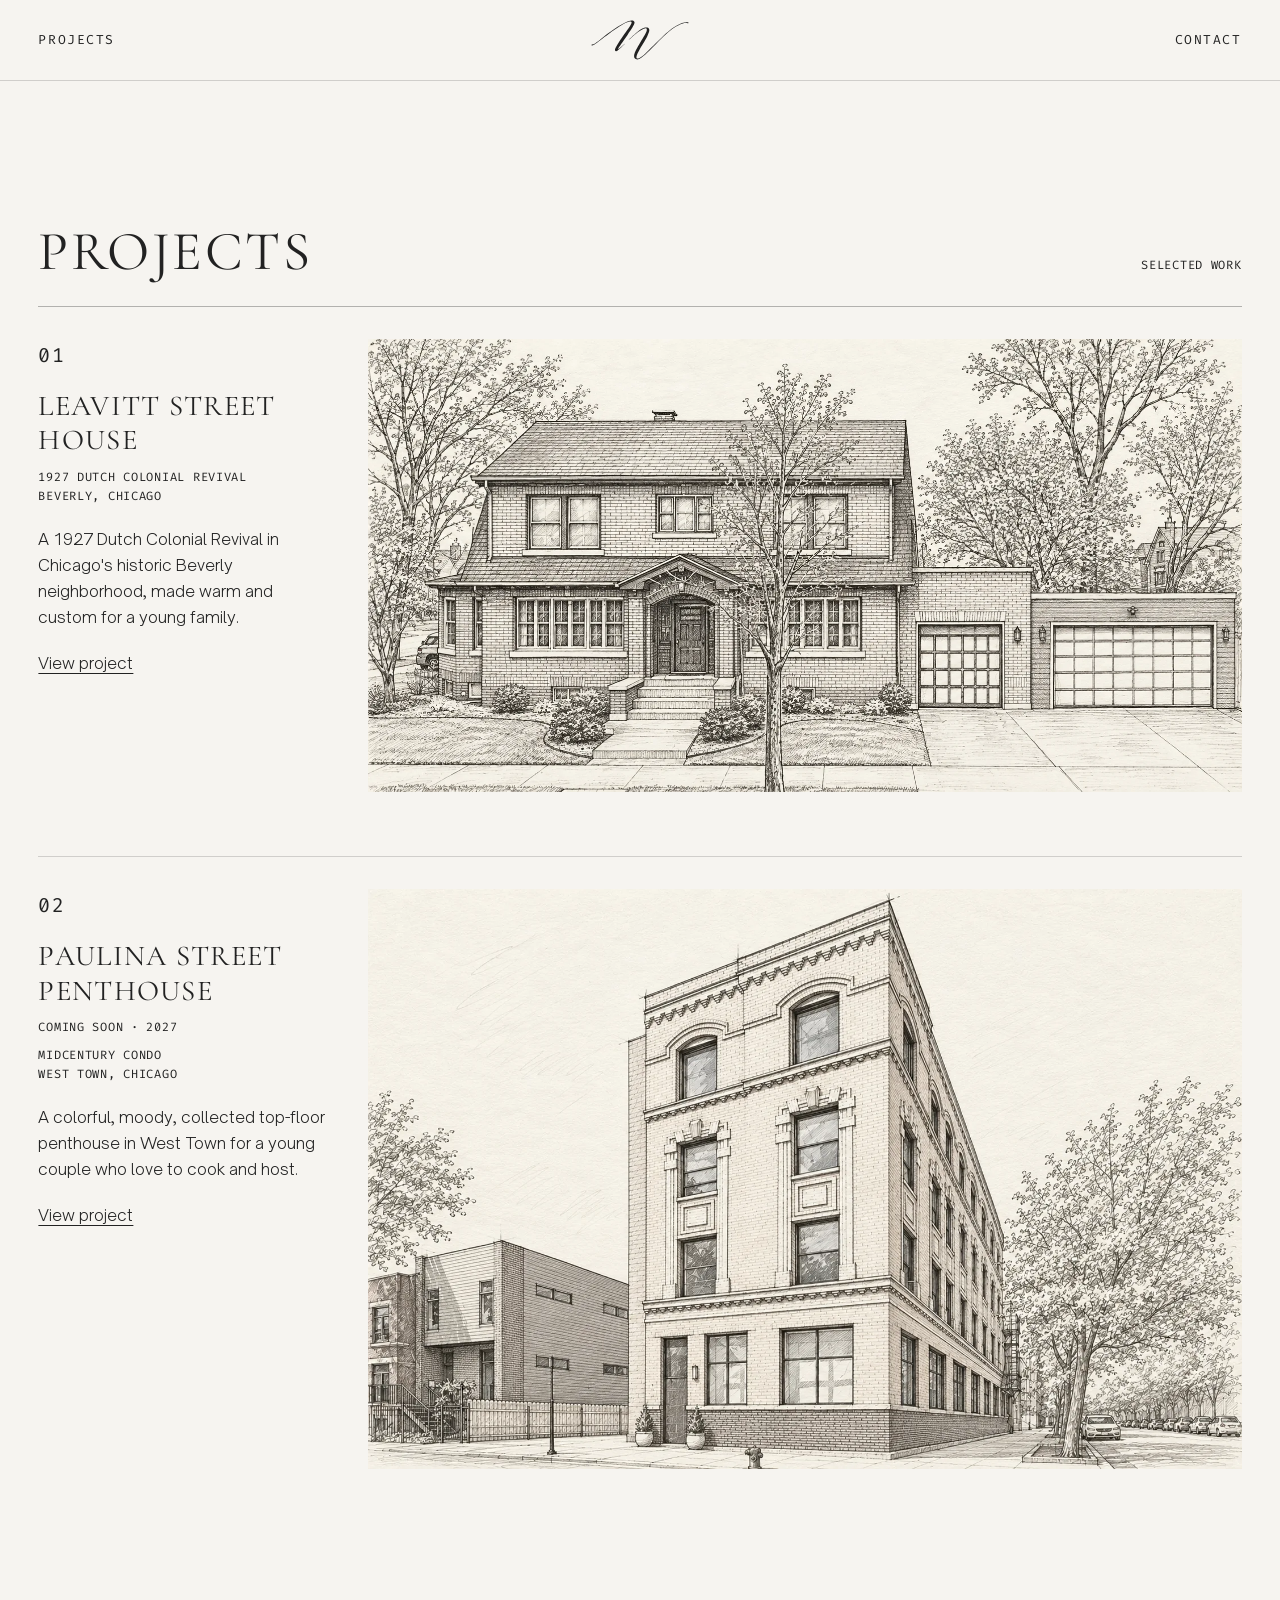
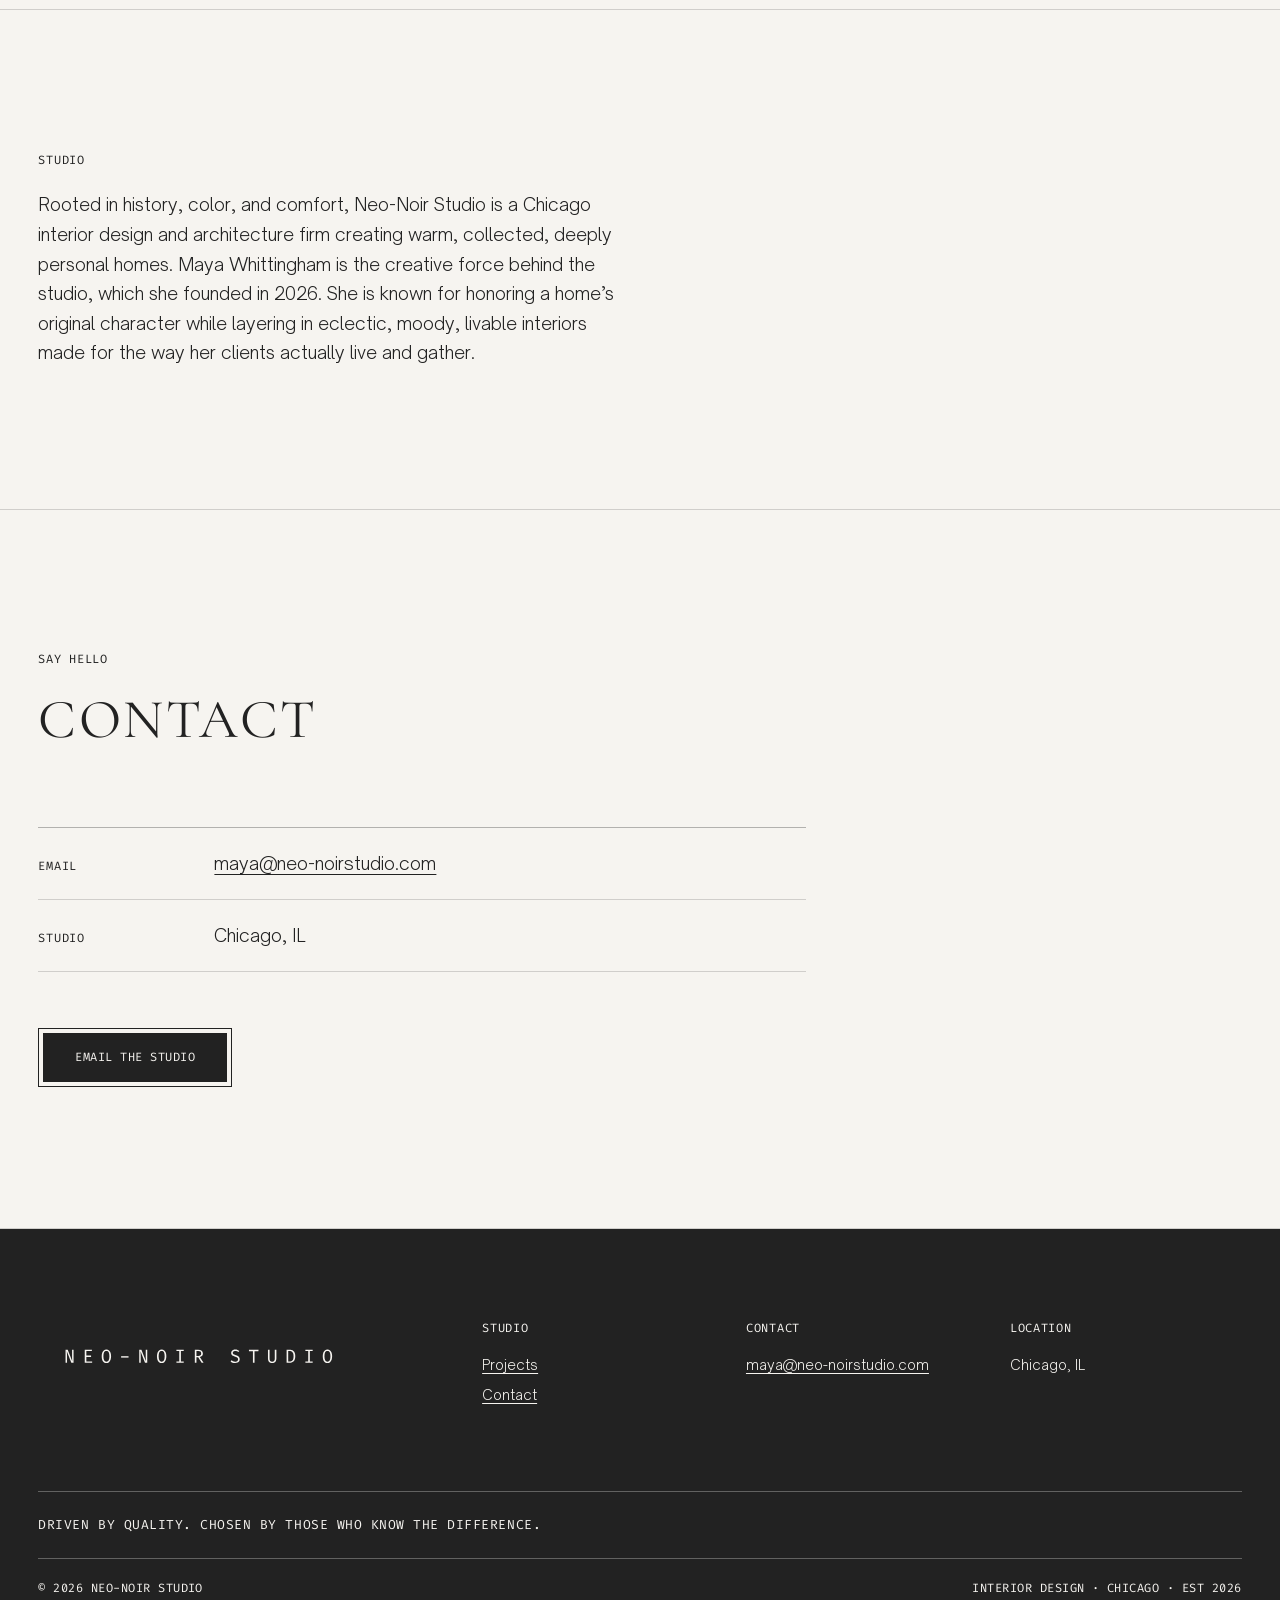
<file: index.html>
<!doctype html>
<html lang="en" class="no-js">
<head>
  <meta charset="utf-8">
  <meta name="viewport" content="width=device-width, initial-scale=1">
  <title>Neo-Noir Studio | Interior Design & Architecture in Chicago</title>
  <meta name="description" content="Founded in 2026, Neo-Noir Studio is Maya Whittingham's Chicago interior design firm. She designs eclectic, personal homes that balance history, color, and comfort.">
  <link rel="canonical" href="https://neo-noirstudio.com/">
  <meta name="theme-color" content="#F6F4F0">
  <meta name="color-scheme" content="light">

  <!-- Open Graph / social sharing -->
  <meta property="og:type" content="website">
  <meta property="og:site_name" content="Neo-Noir Studio">
  <meta property="og:title" content="Neo-Noir Studio | Interior Design & Architecture in Chicago">
  <meta property="og:description" content="Founded in 2026, Neo-Noir Studio is Maya Whittingham's Chicago interior design firm. She designs eclectic, personal homes that balance history, color, and comfort.">
  <meta property="og:url" content="https://neo-noirstudio.com/">
  <meta property="og:image" content="https://neo-noirstudio.com/assets/images/og-image.png">
  <meta property="og:image:width" content="1200">
  <meta property="og:image:height" content="630">
  <meta property="og:image:alt" content="Neo-Noir Studio script N logo and wordmark on the Canva off-white background">
  <meta property="og:locale" content="en_US">
  <meta name="twitter:card" content="summary_large_image">
  <meta name="twitter:description" content="Founded in 2026, Neo-Noir Studio is Maya Whittingham's Chicago interior design firm. She designs eclectic, personal homes that balance history, color, and comfort.">
  <meta name="twitter:image" content="https://neo-noirstudio.com/assets/images/og-image.png">

  <link rel="icon" href="assets/images/favicon.ico" sizes="48x48">
  <link rel="icon" type="image/png" sizes="48x48" href="assets/images/favicon-48.png">
  <link rel="icon" type="image/png" sizes="96x96" href="assets/images/favicon-96.png">
  <link rel="icon" type="image/png" sizes="192x192" href="assets/images/favicon-192.png">
  <link rel="icon" href="assets/images/favicon.svg" type="image/svg+xml">
  <link rel="apple-touch-icon" sizes="180x180" href="assets/images/apple-touch-icon.png">

  <!-- Self-hosted OFL fonts; Calgary display fallback documented in CANVA-BRANDING.md. -->

  <link rel="stylesheet" href="assets/css/styles.css">
  <script>document.documentElement.classList.replace('no-js', 'js');</script>
  <script src="assets/js/main.js" defer></script>
  <script type="application/ld+json">
    {
      "@context": "https://schema.org",
      "@type": "InteriorDesignBusiness",
      "name": "Neo-Noir Studio",
      "legalName": "Neo-Noir Studio Inc.",
      "url": "https://neo-noirstudio.com/",
      "logo": "https://neo-noirstudio.com/assets/images/logo.png",
      "image": "https://neo-noirstudio.com/assets/images/og-image.png",
      "description": "Founded in 2026, Neo-Noir Studio is Maya Whittingham's Chicago interior design firm. She designs eclectic, personal homes that balance history, color, and comfort.",
      "foundingDate": "2026",
      "founder": {
        "@type": "Person",
        "name": "Maya Whittingham"
      },
      "areaServed": {
        "@type": "City",
        "name": "Chicago"
      }
    }
  </script>
</head>
<body>
  <a class="skip-link" href="#main">Skip to content</a>

  <header class="site-header" id="top">
    <div class="wrap header-inner">
      <a class="brand" href="#top" aria-label="Neo-Noir Studio, home">
        <img class="brand-mark" src="assets/images/logo-monogram.svg" alt="" width="569" height="231">
      </a>
      <button class="nav-toggle" type="button" aria-expanded="false" aria-controls="site-nav">
        <span class="nav-toggle-bar" aria-hidden="true"></span>
        <span>Menu</span>
      </button>
      <nav id="site-nav" class="site-nav" aria-label="Primary">
        <ul>
          <li><a href="#projects">Projects</a></li>
          <li><a href="#contact">Contact</a></li>
        </ul>
      </nav>
    </div>
  </header>

  <main id="main">
    <h1 class="visually-hidden">Neo-Noir Studio</h1>

    <!-- ============ PROJECTS ============ -->
    <!-- Each row links to its own page in projects/. Photos: project-N.jpg (wide) + project-N-2.jpg (tall). See README. -->
    <section id="projects" class="section" aria-labelledby="projects-title">
      <div class="wrap">
        <header class="projects-head">
          <h2 id="projects-title" class="section-title display">Projects</h2>
          <p class="label">Selected work</p>
        </header>
        <ul class="project-list" role="list">
          <li class="project-row reveal">
            <div class="project-meta">
              <p class="project-num label">01</p>
              <h3 class="project-name display"><a href="projects/project-1.html">Leavitt Street House</a></h3>
              <p class="project-place label"><span>1927 Dutch Colonial Revival</span> <span>Beverly, Chicago</span></p>
              <p class="project-desc">A 1927 Dutch Colonial Revival in Chicago's historic Beverly neighborhood, made warm and custom for a young family.</p>
              <a class="text-link" href="projects/project-1.html">View project<span class="visually-hidden">: Leavitt Street House</span></a>
            </div>
            <div class="project-strip is-single dim-hover">
              <a href="projects/project-1.html" tabindex="-1">
                <picture>
                  <source type="image/webp" srcset="assets/images/project-1.webp">
                  <img src="assets/images/project-1.jpg" alt="Pencil sketch of the Leavitt Street House" width="1741" height="903" loading="lazy" decoding="async">
                </picture>
              </a>
            </div>
          </li>
          <li class="project-row reveal">
            <div class="project-meta">
              <p class="project-num label">02</p>
              <h3 class="project-name display"><a href="projects/project-2.html">Paulina Street Penthouse</a></h3>
              <p class="project-status label">Coming soon · 2027</p>
              <p class="project-place label"><span>Midcentury condo</span> <span>West Town, Chicago</span></p>
              <p class="project-desc">A colorful, moody, collected top-floor penthouse in West Town for a young couple who love to cook and host.</p>
              <a class="text-link" href="projects/project-2.html">View project<span class="visually-hidden">: Paulina Street Penthouse</span></a>
            </div>
            <div class="project-strip is-single dim-hover">
              <a href="projects/project-2.html" tabindex="-1">
                <picture>
                  <source type="image/webp" srcset="assets/images/project-2.webp">
                  <img src="assets/images/project-2.jpg" alt="Pencil sketch of the Paulina Street Penthouse building" width="1540" height="1021" loading="lazy" decoding="async">
                </picture>
              </a>
            </div>
          </li>
        </ul>
      </div>
    </section>

    <!-- ============ STUDIO ============ -->
    <section id="studio" class="section" aria-labelledby="studio-title">
      <div class="wrap">
        <div class="studio-intro reveal">
          <h2 id="studio-title" class="label">Studio</h2>
          <p>Rooted in history, color, and comfort, Neo-Noir Studio is a Chicago interior design and architecture firm creating warm, collected, deeply personal homes. Maya Whittingham is the creative force behind the studio, which she founded in 2026. She is known for honoring a home’s original character while layering in eclectic, moody, livable interiors made for the way her clients actually live and gather.</p>
        </div>
      </div>
    </section>

    <!-- ============ CONTACT ============ -->
    <section id="contact" class="section section-alt" aria-labelledby="contact-title">
      <div class="wrap">
        <header class="section-head reveal">
          <p class="label">Say hello</p>
          <h2 id="contact-title" class="section-title display">Contact</h2>
        </header>
        <address class="contact-list reveal">
          <dl>
            <div class="contact-row">
              <dt class="label">Email</dt>
              <dd><a class="text-link" href="mailto:maya@neo-noirstudio.com">maya@neo-noirstudio.com</a></dd>
            </div>
            <div class="contact-row">
              <dt class="label">Studio</dt>
              <dd>Chicago, IL</dd>
            </div>
          </dl>
        </address>
        <p class="contact-cta"><a class="btn" href="mailto:maya@neo-noirstudio.com"><span>Email the studio</span></a></p>
      </div>
    </section>
  </main>

  <footer class="site-footer">
    <div class="wrap">
      <div class="footer-top">
        <!-- Native outlined Canva Fira Code wordmark, reversed in verified off-white. -->
        <a class="footer-brand" href="#top" aria-label="Neo-Noir Studio, home"><img class="footer-wordmark" src="assets/images/logo-wordmark-light.svg" width="884" height="80" alt=""></a>
        <div class="footer-cols">
          <div>
            <p class="label">Studio</p>
            <ul>
              <li><a href="#projects">Projects</a></li>
              <li><a href="#contact">Contact</a></li>
            </ul>
          </div>
          <div>
            <p class="label">Contact</p>
            <ul>
              <li><a href="mailto:maya@neo-noirstudio.com">maya@neo-noirstudio.com</a></li>
            </ul>
          </div>
          <div>
            <p class="label">Location</p>
            <p>Chicago, IL</p>
          </div>
        </div>
      </div>
      <p class="footer-tagline"><span>Driven by quality.</span> <span>Chosen by those who know the difference.</span></p>
      <div class="footer-legal">
        <p>&copy; 2026 Neo-Noir Studio</p>
        <p>Interior Design &middot; Chicago &middot; Est 2026</p>
      </div>
    </div>
  </footer>
</body>
</html>
</file>
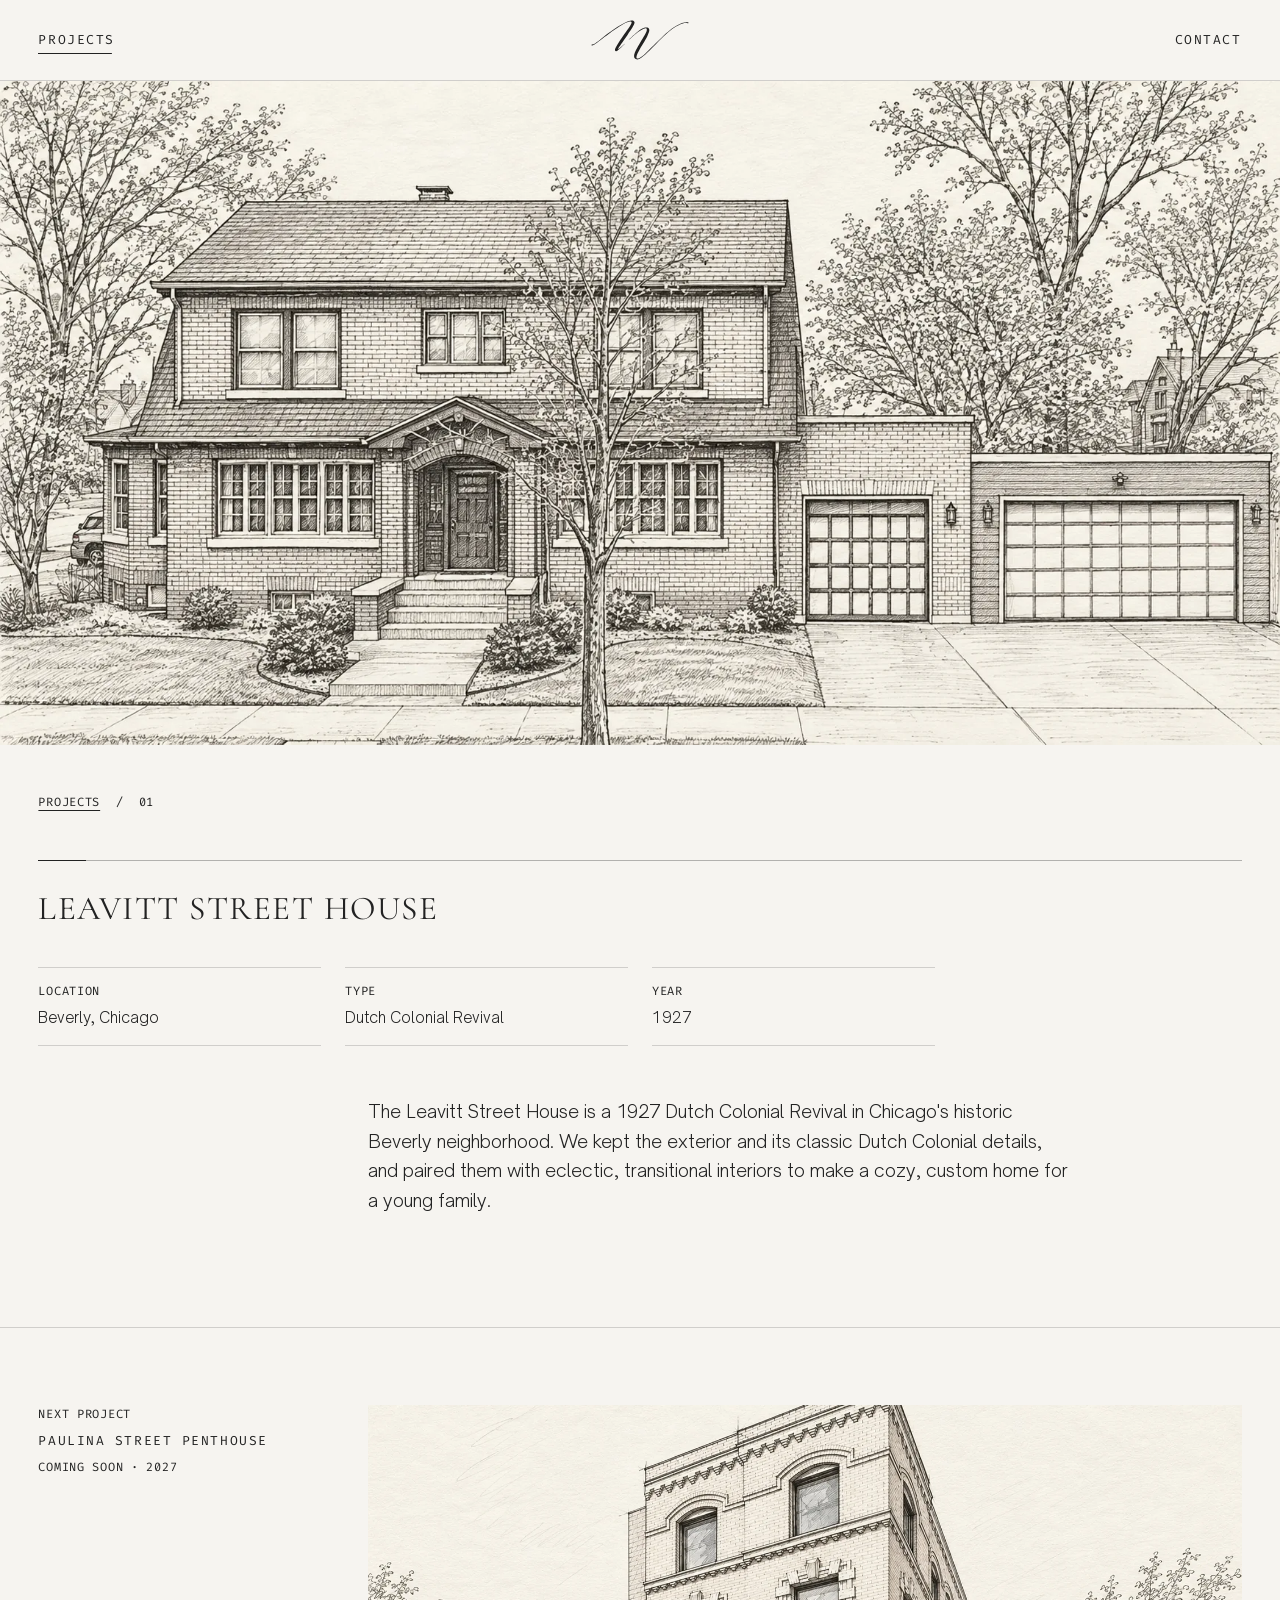
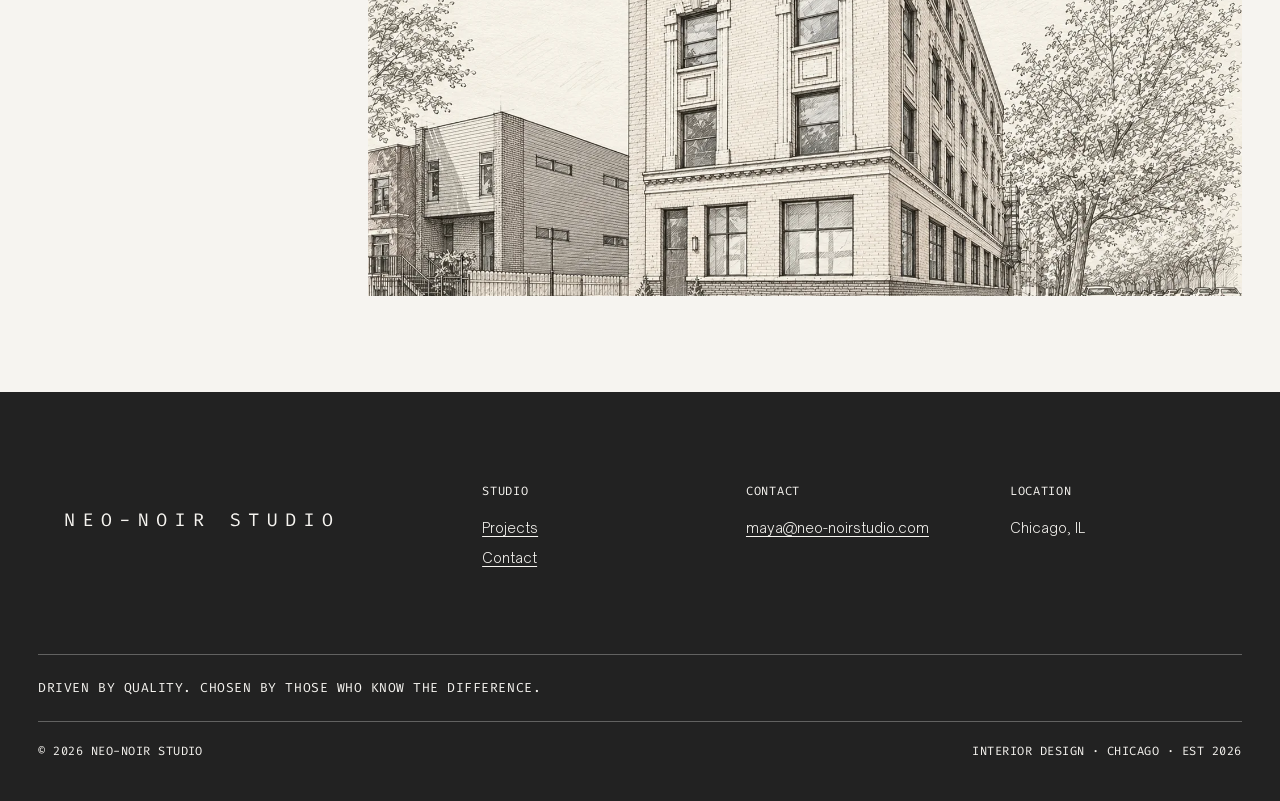
<file: projects/project-1.html>
<!doctype html>
<html lang="en" class="no-js">
<head>
  <meta charset="utf-8">
  <meta name="viewport" content="width=device-width, initial-scale=1">
  <title>Leavitt Street House | Neo-Noir Studio</title>
  <meta name="description" content="A 1927 Dutch Colonial Revival in Chicago's historic Beverly neighborhood, made warm and custom for a young family.">
  <link rel="canonical" href="https://neo-noirstudio.com/projects/project-1.html">
  <meta name="theme-color" content="#F6F4F0">
  <meta name="color-scheme" content="light">

  <!-- Open Graph / social sharing -->
  <meta property="og:type" content="website">
  <meta property="og:site_name" content="Neo-Noir Studio">
  <meta property="og:title" content="Leavitt Street House | Neo-Noir Studio">
  <meta property="og:description" content="A 1927 Dutch Colonial Revival in Chicago's historic Beverly neighborhood, made warm and custom for a young family.">
  <meta property="og:url" content="https://neo-noirstudio.com/projects/project-1.html">
  <meta property="og:image" content="https://neo-noirstudio.com/assets/images/og-image.png">
  <meta property="og:image:width" content="1200">
  <meta property="og:image:height" content="630">
  <meta property="og:image:alt" content="Neo-Noir Studio script N logo and wordmark on the Canva off-white background">
  <meta property="og:locale" content="en_US">
  <meta name="twitter:card" content="summary_large_image">
  <meta name="twitter:description" content="A 1927 Dutch Colonial Revival in Chicago's historic Beverly neighborhood, made warm and custom for a young family.">
  <meta name="twitter:image" content="https://neo-noirstudio.com/assets/images/og-image.png">

  <link rel="icon" href="../assets/images/favicon.ico" sizes="48x48">
  <link rel="icon" type="image/png" sizes="48x48" href="../assets/images/favicon-48.png">
  <link rel="icon" type="image/png" sizes="96x96" href="../assets/images/favicon-96.png">
  <link rel="icon" type="image/png" sizes="192x192" href="../assets/images/favicon-192.png">
  <link rel="icon" href="../assets/images/favicon.svg" type="image/svg+xml">
  <link rel="apple-touch-icon" sizes="180x180" href="../assets/images/apple-touch-icon.png">

  <!-- Self-hosted OFL fonts; Calgary display fallback documented in CANVA-BRANDING.md. -->

  <link rel="stylesheet" href="../assets/css/styles.css">
  <script>document.documentElement.classList.replace('no-js', 'js');</script>
  <script src="../assets/js/main.js" defer></script>
</head>
<body>
  <a class="skip-link" href="#main">Skip to content</a>

  <header class="site-header" id="top">
    <div class="wrap header-inner">
      <a class="brand" href="../" aria-label="Neo-Noir Studio, home">
        <img class="brand-mark" src="../assets/images/logo-monogram.svg" alt="" width="569" height="231">
      </a>
      <button class="nav-toggle" type="button" aria-expanded="false" aria-controls="site-nav">
        <span class="nav-toggle-bar" aria-hidden="true"></span>
        <span>Menu</span>
      </button>
      <nav id="site-nav" class="site-nav" aria-label="Primary">
        <ul>
          <li><a href="../#projects" aria-current="page">Projects</a></li>
          <li><a href="../#contact">Contact</a></li>
        </ul>
      </nav>
    </div>
  </header>

  <main id="main">
    <!-- PROJECT 01: Leavitt Street House. -->
    <div class="project-hero is-sketch">
      <picture>
        <source type="image/webp" srcset="../assets/images/project-1.webp">
        <img src="../assets/images/project-1.jpg" alt="Pencil sketch of the Leavitt Street House" width="1741" height="903" fetchpriority="high" decoding="async">
      </picture>
    </div>

    <section class="project-intro wrap" aria-labelledby="project-title">
      <p class="crumbs label"><a href="../#projects">Projects</a> &nbsp;/&nbsp; 01</p>
      <div class="project-top">
        <h1 id="project-title" class="project-title display">Leavitt Street House</h1>
        <!-- Delete any row you don't want to show. -->
        <dl class="specs">
          <div><dt class="label">Location</dt><dd>Beverly, Chicago</dd></div>
          <div><dt class="label">Type</dt><dd>Dutch Colonial Revival</dd></div>
          <div><dt class="label">Year</dt><dd>1927</dd></div>
        </dl>
        <div class="project-text">
          <p>The Leavitt Street House is a 1927 Dutch Colonial Revival in Chicago's historic Beverly neighborhood. We kept the exterior and its classic Dutch Colonial details, and paired them with eclectic, transitional interiors to make a cozy, custom home for a young family.</p>
        </div>
      </div>
    </section>

    <nav class="more" aria-label="More projects">
      <a class="more-next dim-hover" href="project-2.html">
        <span class="more-caption"><span class="label">Next project</span><span class="display">Paulina Street Penthouse</span><span class="label more-place">Coming soon · 2027</span></span>
        <picture>
          <source type="image/webp" srcset="../assets/images/project-2.webp">
          <img src="../assets/images/project-2.jpg" alt="" width="1540" height="1021" loading="lazy" decoding="async">
        </picture>
      </a>
    </nav>
  </main>

  <footer class="site-footer">
    <div class="wrap">
      <div class="footer-top">
        <!-- Native outlined Canva Fira Code wordmark, reversed in verified off-white. -->
        <a class="footer-brand" href="../" aria-label="Neo-Noir Studio, home"><img class="footer-wordmark" src="../assets/images/logo-wordmark-light.svg" width="884" height="80" alt=""></a>
        <div class="footer-cols">
          <div>
            <p class="label">Studio</p>
            <ul>
              <li><a href="../#projects">Projects</a></li>
              <li><a href="../#contact">Contact</a></li>
            </ul>
          </div>
          <div>
            <p class="label">Contact</p>
            <ul>
              <li><a href="mailto:maya@neo-noirstudio.com">maya@neo-noirstudio.com</a></li>
            </ul>
          </div>
          <div>
            <p class="label">Location</p>
            <p>Chicago, IL</p>
          </div>
        </div>
      </div>
      <p class="footer-tagline"><span>Driven by quality.</span> <span>Chosen by those who know the difference.</span></p>
      <div class="footer-legal">
        <p>&copy; 2026 Neo-Noir Studio</p>
        <p>Interior Design &middot; Chicago &middot; Est 2026</p>
      </div>
    </div>
  </footer>
</body>
</html>
</file>
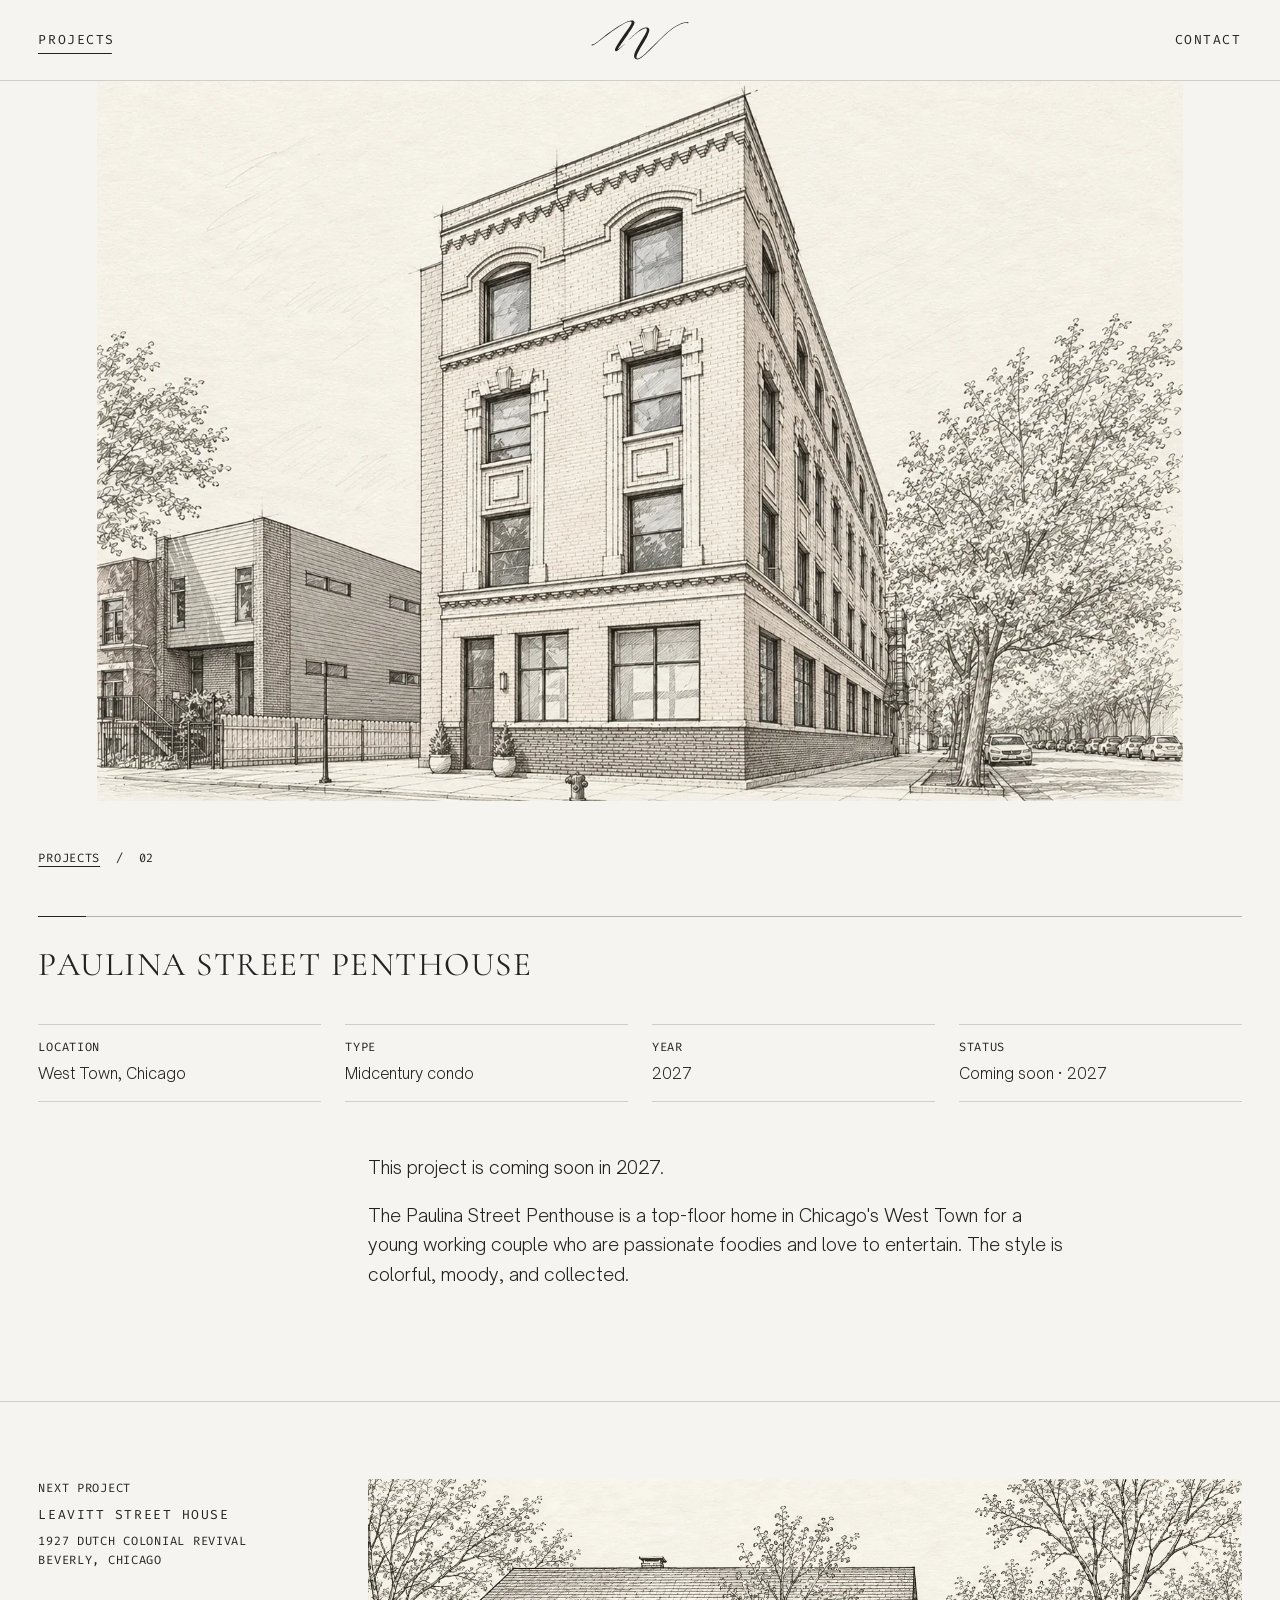
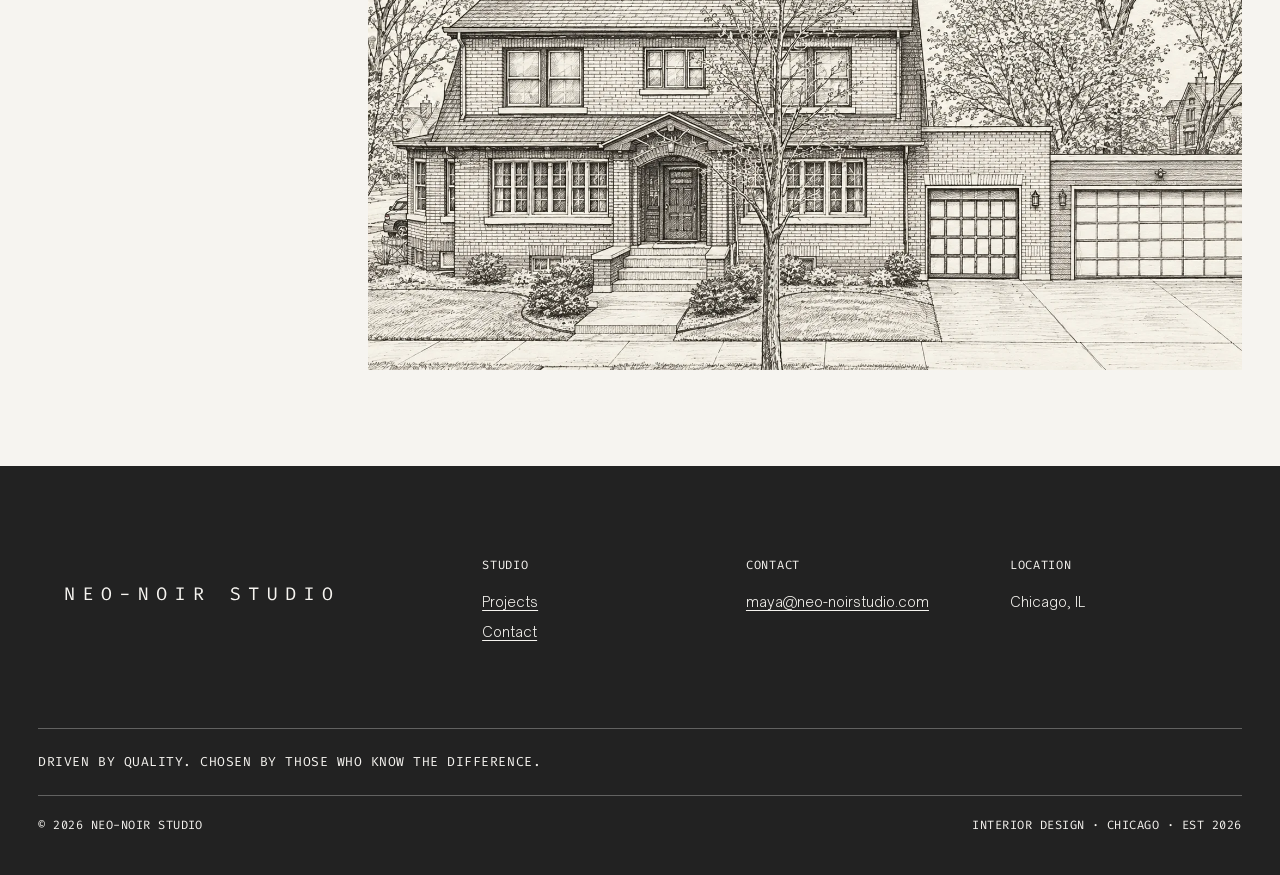
<file: projects/project-2.html>
<!doctype html>
<html lang="en" class="no-js">
<head>
  <meta charset="utf-8">
  <meta name="viewport" content="width=device-width, initial-scale=1">
  <title>Paulina Street Penthouse | Neo-Noir Studio</title>
  <meta name="description" content="A colorful, moody, collected top-floor penthouse in West Town for a young couple who love to cook and host.">
  <link rel="canonical" href="https://neo-noirstudio.com/projects/project-2.html">
  <meta name="theme-color" content="#F6F4F0">
  <meta name="color-scheme" content="light">

  <!-- Open Graph / social sharing -->
  <meta property="og:type" content="website">
  <meta property="og:site_name" content="Neo-Noir Studio">
  <meta property="og:title" content="Paulina Street Penthouse | Neo-Noir Studio">
  <meta property="og:description" content="A colorful, moody, collected top-floor penthouse in West Town for a young couple who love to cook and host.">
  <meta property="og:url" content="https://neo-noirstudio.com/projects/project-2.html">
  <meta property="og:image" content="https://neo-noirstudio.com/assets/images/og-image.png">
  <meta property="og:image:width" content="1200">
  <meta property="og:image:height" content="630">
  <meta property="og:image:alt" content="Neo-Noir Studio script N logo and wordmark on the Canva off-white background">
  <meta property="og:locale" content="en_US">
  <meta name="twitter:card" content="summary_large_image">
  <meta name="twitter:description" content="A colorful, moody, collected top-floor penthouse in West Town for a young couple who love to cook and host.">
  <meta name="twitter:image" content="https://neo-noirstudio.com/assets/images/og-image.png">

  <link rel="icon" href="../assets/images/favicon.ico" sizes="48x48">
  <link rel="icon" type="image/png" sizes="48x48" href="../assets/images/favicon-48.png">
  <link rel="icon" type="image/png" sizes="96x96" href="../assets/images/favicon-96.png">
  <link rel="icon" type="image/png" sizes="192x192" href="../assets/images/favicon-192.png">
  <link rel="icon" href="../assets/images/favicon.svg" type="image/svg+xml">
  <link rel="apple-touch-icon" sizes="180x180" href="../assets/images/apple-touch-icon.png">

  <!-- Self-hosted OFL fonts; Calgary display fallback documented in CANVA-BRANDING.md. -->

  <link rel="stylesheet" href="../assets/css/styles.css">
  <script>document.documentElement.classList.replace('no-js', 'js');</script>
  <script src="../assets/js/main.js" defer></script>
</head>
<body>
  <a class="skip-link" href="#main">Skip to content</a>

  <header class="site-header" id="top">
    <div class="wrap header-inner">
      <a class="brand" href="../" aria-label="Neo-Noir Studio, home">
        <img class="brand-mark" src="../assets/images/logo-monogram.svg" alt="" width="569" height="231">
      </a>
      <button class="nav-toggle" type="button" aria-expanded="false" aria-controls="site-nav">
        <span class="nav-toggle-bar" aria-hidden="true"></span>
        <span>Menu</span>
      </button>
      <nav id="site-nav" class="site-nav" aria-label="Primary">
        <ul>
          <li><a href="../#projects" aria-current="page">Projects</a></li>
          <li><a href="../#contact">Contact</a></li>
        </ul>
      </nav>
    </div>
  </header>

  <main id="main">
    <!-- PROJECT 02: Paulina Street Penthouse. -->
    <div class="project-hero is-sketch">
      <picture>
        <source type="image/webp" srcset="../assets/images/project-2.webp">
        <img src="../assets/images/project-2.jpg" alt="Pencil sketch of the Paulina Street Penthouse building" width="1540" height="1021" fetchpriority="high" decoding="async">
      </picture>
    </div>

    <section class="project-intro wrap" aria-labelledby="project-title">
      <p class="crumbs label"><a href="../#projects">Projects</a> &nbsp;/&nbsp; 02</p>
      <div class="project-top">
        <h1 id="project-title" class="project-title display">Paulina Street Penthouse</h1>
        <!-- Delete any row you don't want to show. -->
        <dl class="specs">
          <div><dt class="label">Location</dt><dd>West Town, Chicago</dd></div>
          <div><dt class="label">Type</dt><dd>Midcentury condo</dd></div>
          <div><dt class="label">Year</dt><dd>2027</dd></div>
          <div><dt class="label">Status</dt><dd>Coming soon · 2027</dd></div>
        </dl>
        <div class="project-text">
          <p>This project is coming soon in 2027.</p>
          <p>The Paulina Street Penthouse is a top-floor home in Chicago's West Town for a young working couple who are passionate foodies and love to entertain. The style is colorful, moody, and collected.</p>
        </div>
      </div>
    </section>

    <nav class="more" aria-label="More projects">
      <a class="more-next dim-hover" href="project-1.html">
        <span class="more-caption"><span class="label">Next project</span><span class="display">Leavitt Street House</span><span class="label more-place"><span>1927 Dutch Colonial Revival</span> <span>Beverly, Chicago</span></span></span>
        <picture>
          <source type="image/webp" srcset="../assets/images/project-1.webp">
          <img src="../assets/images/project-1.jpg" alt="" width="1741" height="903" loading="lazy" decoding="async">
        </picture>
      </a>
    </nav>
  </main>

  <footer class="site-footer">
    <div class="wrap">
      <div class="footer-top">
        <!-- Native outlined Canva Fira Code wordmark, reversed in verified off-white. -->
        <a class="footer-brand" href="../" aria-label="Neo-Noir Studio, home"><img class="footer-wordmark" src="../assets/images/logo-wordmark-light.svg" width="884" height="80" alt=""></a>
        <div class="footer-cols">
          <div>
            <p class="label">Studio</p>
            <ul>
              <li><a href="../#projects">Projects</a></li>
              <li><a href="../#contact">Contact</a></li>
            </ul>
          </div>
          <div>
            <p class="label">Contact</p>
            <ul>
              <li><a href="mailto:maya@neo-noirstudio.com">maya@neo-noirstudio.com</a></li>
            </ul>
          </div>
          <div>
            <p class="label">Location</p>
            <p>Chicago, IL</p>
          </div>
        </div>
      </div>
      <p class="footer-tagline"><span>Driven by quality.</span> <span>Chosen by those who know the difference.</span></p>
      <div class="footer-legal">
        <p>&copy; 2026 Neo-Noir Studio</p>
        <p>Interior Design &middot; Chicago &middot; Est 2026</p>
      </div>
    </div>
  </footer>
</body>
</html>
</file>
<file: assets/css/styles.css>
/* Canva artwork colors, self-hosted OFL typography and the actual Canva logo.
   Calgary is licensed commercially; Cormorant Garamond is the free display fallback.
   Sources, logo geometry and verification are documented in CANVA-BRANDING.md. */
@font-face { font-family: "Open Sauce One"; src: url("../fonts/OpenSauceOne-Light.woff2") format("woff2"); font-style: normal; font-weight: 300; font-display: swap; }
@font-face { font-family: "Open Sauce One"; src: url("../fonts/OpenSauceOne-Regular.woff2") format("woff2"); font-style: normal; font-weight: 400; font-display: swap; }
@font-face { font-family: "Fira Code"; src: url("../fonts/FiraCode-400.woff2") format("woff2"); font-style: normal; font-weight: 400; font-display: swap; }
@font-face { font-family: "Cormorant Garamond"; src: url("../fonts/CormorantGaramond-400.woff2") format("woff2"); font-style: normal; font-weight: 400; font-display: swap; }

:root {
  --ink: #222222;
  --paper: #F6F4F0;
  --black: #000000;
  --rule: rgb(34 34 34 / .18);
  --rule-strong: rgb(34 34 34 / .32);
  --rule-on-ink: rgb(246 244 240 / .3);
  --body: "Open Sauce One", Arial, sans-serif;
  --display: "Cormorant Garamond", Georgia, serif;
  --mono: "Fira Code", ui-monospace, monospace;
  /* The paired native Fira wordmark cap height is 41.84 source units.
     2 caps / N height = 83.68 / 231; 2 caps / wordmark width = 83.68 / 884. */
  --x-per-mono-h: .363;
  --gutter: clamp(1.25rem, 3vw, 2.5rem);
  --section-y: clamp(5rem, 11vw, 9.5rem);
  --header-h: 80px;
  --ease: cubic-bezier(.2, .7, .2, 1);
}

/* ---------- Reset / base ---------- */
*, *::before, *::after { box-sizing: border-box; }
html { scroll-behavior: smooth; scroll-padding-top: var(--header-h); -webkit-text-size-adjust: 100%; }
body {
  margin: 0;
  background: var(--paper);
  color: var(--ink);
  font-family: var(--body);
  font-weight: 300;
  font-size: 1rem;
  line-height: 1.625;
  -webkit-font-smoothing: antialiased;
  -moz-osx-font-smoothing: grayscale;
  overflow-x: clip;
}
img { display: block; max-width: 100%; height: auto; }
h1, h2, h3 { margin: 0; font-weight: 400; }
p { margin: 0 0 1em; }
p:last-child { margin-bottom: 0; }
a { color: inherit; text-decoration: none; }
ul[role="list"], .site-nav ul { list-style: none; margin: 0; padding: 0; }
address { font-style: normal; }
figure { margin: 0; }
::selection { background: var(--ink); color: var(--paper); }
:focus-visible { outline: 1.5px solid var(--ink); outline-offset: 4px; }

.visually-hidden {
  position: absolute !important; width: 1px; height: 1px; padding: 0; margin: -1px;
  overflow: hidden; clip: rect(0 0 0 0); white-space: nowrap; border: 0;
}
.skip-link {
  position: absolute; left: 1rem; top: -100px; z-index: 100;
  background: var(--ink); color: var(--paper); padding: .6rem 1rem;
  font-weight: 400; font-size: .75rem; text-transform: uppercase; letter-spacing: .04em;
}
.skip-link:focus { top: 1rem; }

.wrap { width: 100%; padding-inline: var(--gutter); }

/* ---------- Canva type roles (with a licensed free display fallback) ---------- */
.section-title { font-family: var(--display); font-weight: 400; text-transform: uppercase; letter-spacing: .045em; font-size: clamp(2.5rem, 4.3vw, 4.25rem); line-height: 1.1; }
.project-title, .project-name { font-family: var(--display); font-weight: 400; text-transform: uppercase; letter-spacing: .045em; font-size: clamp(1.75rem, 2.6vw, 2.5rem); line-height: 1.2; }
.subhead, .more-caption .display, .site-nav a { font-family: var(--mono); font-weight: 400; text-transform: uppercase; letter-spacing: .12em; font-size: .8125rem; line-height: 1.6; }
.caption { font-family: var(--mono); font-weight: 400; font-size: .8125rem; line-height: 1.6; color: var(--ink); }
.label, .specs dt, .contact-row dt, .footer-cols .label { font-family: var(--mono); font-weight: 400; font-size: .75rem; line-height: 1.6; text-transform: uppercase; letter-spacing: .06em; color: var(--ink); }
.text-link, .crumbs a { color: var(--ink); text-decoration: underline; text-decoration-thickness: 1px; text-underline-offset: 4px; }
.text-link:hover, .crumbs a:hover { color: var(--black); text-decoration-thickness: 2px; }

.section { padding-block: var(--section-y); }
.section-alt { background: var(--paper); border-top: 1px solid var(--rule); border-bottom: 1px solid var(--rule); }
.section-head { margin: 0 0 clamp(3rem, 6vw, 5rem); max-width: 48rem; }
.section-head .label { margin-bottom: 1.25rem; }
.section-head .section-title { margin-bottom: 1.5rem; }
.section-intro { max-width: 38rem; }

/* ---------- Header ---------- */
.site-header {
  position: sticky; top: 0; z-index: 50;
  background: var(--paper); border-bottom: 1px solid var(--rule);
}
.header-inner {
  display: grid; grid-template-columns: 1fr auto 1fr; align-items: center;
  min-height: var(--header-h);
}
/* Script-N mark: 40px tall (≈100px wide), never below 36px so the hairline tails stay visible;
   clear space x on every side */
.brand {
  --mark-h: 40px;
  grid-column: 2; grid-row: 1; position: relative; z-index: 1;
  display: block; padding: max(8px, calc(var(--mark-h) * var(--x-per-mono-h)));
  color: var(--ink);
}
.brand-mark { width: auto; height: var(--mark-h); min-height: 36px; }
.site-nav { grid-column: 1 / -1; grid-row: 1; }
.site-nav ul { display: flex; gap: 2.25rem; }
.site-nav li:last-child { margin-left: auto; }  /* Projects | logo | Contact */
.site-nav a {
  display: inline-block; padding: .5rem 0; color: var(--ink);
  background: linear-gradient(currentColor, currentColor) no-repeat 0 calc(100% - .3rem) / 0 1px;
  transition: background-size .45s var(--ease), color .25s var(--ease);
}
.site-nav a:hover { color: var(--black); background-size: calc(100% - .24em) 1px; }
.site-nav a[aria-current="page"] { background-size: calc(100% - .24em) 1px; }
.nav-toggle { display: none; }

/* ---------- Home: projects index (editorial rows) ---------- */
.projects-head { display: flex; justify-content: space-between; align-items: baseline; gap: 1rem; padding-bottom: 1.5rem; }
.projects-head .section-title { margin: 0; }
.project-list { border-top: 1px solid var(--rule-strong); }
.project-row {
  display: grid; grid-template-columns: minmax(0, 1fr) minmax(0, 3fr); gap: clamp(1.25rem, 3vw, 2.5rem);
  padding-block: clamp(1.5rem, 2.5vw, 2rem) clamp(2.5rem, 5vw, 4rem);
  border-bottom: 1px solid var(--rule);
}
.project-meta { padding-top: .1rem; }
.project-num.label { font-family: var(--mono); font-weight: 400; font-size: 1.25rem; line-height: 1.4; color: var(--ink); margin-bottom: 1.25rem; }
.project-name { font-size: clamp(1.75rem, 2.25vw, 2.25rem); margin-bottom: .6rem; overflow-wrap: anywhere; }
.project-status { margin: 0 0 .55rem; }
.project-place { margin-bottom: 1.25rem; }
.project-place > span, .more-place > span { display: block; }  /* type, then location */
.project-desc { margin-bottom: 1.25rem; max-width: 22rem; }
.project-strip {
  display: grid; grid-template-columns: minmax(0, 5fr) minmax(0, 3fr); gap: 10px;
  height: clamp(16rem, 36vw, 34rem);
}
.project-strip a, .project-strip picture, .project-strip img { display: block; height: 100%; width: 100%; }
.project-strip img { object-fit: cover; background: var(--paper); }
.project-row:nth-child(even) .project-strip { grid-template-columns: minmax(0, 3fr) minmax(0, 5fr); }
.project-row:nth-child(even) .project-strip a:first-child { order: 2; }
.project-strip.is-single,
.project-row:nth-child(even) .project-strip.is-single {
  grid-template-columns: 1fr;
  height: auto;
}
.project-strip.is-single a,
.project-strip.is-single picture {
  height: auto;
  width: 100%;
}
.project-strip.is-single img {
  width: 100%;
  height: auto;
  object-fit: contain;
  background: var(--paper);
}
.project-hero.is-sketch { height: auto; min-height: 0; max-height: none; }
.project-hero.is-sketch img { height: auto; max-height: 80svh; object-fit: contain; background: var(--paper); }
.project-hero picture, .more-next picture { display: block; width: 100%; height: 100%; }
.project-row:last-child { border-bottom: 0; padding-bottom: 0; }  /* the section edge closes the list */

@media (hover: hover) {
  .dim-hover img { transition: opacity .6s var(--ease); }
  .dim-hover:hover img, .dim-hover:focus-within img { opacity: .88; }
}

/* ---------- Home: studio intro ---------- */
#studio { border-top: 1px solid var(--rule); }
.studio-intro { max-width: 60ch; }
.studio-intro .label { margin-bottom: 1.25rem; }
.studio-intro p { font-size: clamp(1rem, 1.4vw, 1.125rem); line-height: 1.65; }

/* ---------- Ruled tables (contact, project specs) ---------- */
.contact-list { max-width: 48rem; margin: 0 0 3.5rem; }
.contact-list dl { margin: 0; border-top: 1px solid var(--rule-strong); }
.contact-row {
  display: grid; grid-template-columns: 10rem 1fr; gap: 1rem; align-items: baseline;
  padding-block: 1.3rem; border-bottom: 1px solid var(--rule);
}
.contact-row dd { margin: 0; font-size: clamp(1rem, 1.6vw, 1.125rem); overflow-wrap: anywhere; }


/* Double-rule button: ink field, paper label */
.btn {
  display: inline-block; padding: 4px; border: 1px solid var(--ink); color: var(--paper);
  font-family: var(--mono); font-weight: 400; font-size: .75rem; text-transform: uppercase; letter-spacing: .04em;
}
.btn span { display: block; padding: .95rem 2rem; background: var(--ink); transition: background-color .3s var(--ease), color .3s var(--ease); }
.btn:hover span { background: transparent; color: var(--ink); }

/* ---------- Footer: ink field with underlined paper links ---------- */
.site-footer { background: var(--ink); color: var(--paper); padding-top: clamp(3.5rem, 7vw, 6rem); }
.footer-top {
  display: grid; grid-template-columns: minmax(0, 1fr) minmax(0, 2fr); gap: 2.5rem clamp(2rem, 5vw, 5rem);
  align-items: start; padding-bottom: clamp(3rem, 6vw, 5rem);
}
/* Native Canva wordmark; outer padding leaves 2 cap heights on all sides.
   SVG vertical bounds include font ascenders; actual cap height / width = .04734. */
.footer-brand { --word-w: clamp(12rem, 21vw, 17rem); justify-self: start; display: block; padding: calc(var(--word-w) * .095); }
.footer-wordmark { display: block; width: var(--word-w); min-width: 120px; height: auto; }
.footer-cols { display: grid; grid-template-columns: repeat(3, minmax(0, 1fr)); gap: 2rem; font-size: .875rem; }
.footer-cols ul { list-style: none; margin: 0; padding: 0; }
.footer-cols li { margin-bottom: .45rem; }
.footer-cols .label { margin-bottom: 1rem; color: var(--paper); }
.footer-cols li, .footer-cols p { color: var(--paper); overflow-wrap: anywhere; }
.site-footer a:not(.footer-brand) { color: var(--paper); text-decoration: underline; text-decoration-thickness: 1px; text-underline-offset: 3px; }
.site-footer a:not(.footer-brand):hover { text-decoration-color: transparent; }
.site-footer :focus-visible { outline-color: var(--paper); }
.footer-tagline {
  font-family: var(--mono);
  margin: 0; padding-block: 1.4rem; border-top: 1px solid var(--rule-on-ink);
  font-size: .8125rem; text-transform: uppercase; letter-spacing: .04em; color: var(--paper);
}
.footer-tagline span { display: inline-block; }
.footer-legal {
  font-family: var(--mono);
  display: flex; justify-content: space-between; gap: .25rem 1rem; padding-block: 1.25rem 1.75rem; border-top: 1px solid var(--rule-on-ink);
  font-size: .75rem; text-transform: uppercase; letter-spacing: .04em; color: var(--paper);
}

/* ---------- Project page ---------- */
.project-hero { position: relative; height: calc(100svh - var(--header-h)); min-height: 26rem; max-height: 60rem; background: var(--paper); }
.project-hero img { width: 100%; height: 100%; object-fit: cover; }
.project-intro { padding-block: clamp(2rem, 4vw, 3rem) clamp(4rem, 9vw, 7rem); }
.crumbs { margin-bottom: clamp(2rem, 4vw, 3rem); }
.project-top {
  position: relative; display: grid; grid-template-columns: minmax(0, 1fr) minmax(0, 3fr); gap: 0 clamp(1.25rem, 3vw, 2.5rem);
  border-top: 1px solid var(--rule-strong); padding-top: 1.75rem;
}
.project-top::before { /* Ink detail on the top rule */
  content: ""; position: absolute; left: 0; top: -1px; width: 3rem; border-top: 1px solid var(--ink);
}
.project-title { grid-column: 1 / -1; margin-bottom: clamp(1.75rem, 3vw, 2.5rem); overflow-wrap: anywhere; }
.specs { grid-column: 1 / -1; display: grid; grid-template-columns: repeat(4, minmax(0, 1fr)); gap: 0 1.5rem; margin: 0; }
.specs > div { padding-top: .85rem; padding-bottom: .9rem; border-bottom: 1px solid var(--rule); }
.specs > div:nth-child(-n+4) { border-top: 1px solid var(--rule); }
.specs dt { margin-bottom: .3rem; }
.specs dd { margin: 0; font-size: .9375rem; }
.project-text { grid-column: 2; max-width: 44rem; margin-top: clamp(2rem, 4vw, 3.5rem); }
.project-text p { font-size: clamp(1rem, 1.4vw, 1.125rem); line-height: 1.65; }

.gallery { display: grid; gap: 10px; }
.gallery img { width: 100%; background: var(--paper); }
.g-full img { aspect-ratio: 3 / 2; object-fit: cover; max-height: 100svh; }
.g-pair { display: grid; grid-template-columns: 1fr 1fr; gap: 10px; }
.g-pair img { aspect-ratio: 4 / 5; object-fit: cover; }

/* Next project (with two projects, the other one): caption left, photo right, like a home-page row (no text on photos) */
.more { padding: clamp(3rem, 6vw, 5rem) var(--gutter) clamp(4rem, 8vw, 6rem); border-top: 1px solid var(--rule); }
.more-next { display: grid; grid-template-columns: minmax(0, 1fr) minmax(0, 3fr); gap: clamp(1.25rem, 3vw, 2.5rem); align-items: start; }
.more img { width: 100%; aspect-ratio: 16 / 9; object-fit: cover; background: var(--paper); }
.more-caption { display: block; }
.more-caption .label { display: block; margin-bottom: .4rem; }
.more-caption .display { display: block; margin-bottom: .4rem; }
.more a:hover .more-caption .display { color: var(--ink); }

/* ---------- Scroll reveal (only when JS runs and motion is OK) ---------- */
@media (prefers-reduced-motion: no-preference) {
  .js .reveal { opacity: 0; transform: translateY(14px); transition: opacity 1s var(--ease), transform 1s var(--ease); }
  .js .reveal.is-visible { opacity: 1; transform: none; }
}

/* ---------- Responsive ---------- */
@media (max-width: 1000px) {
  .site-nav ul { gap: 1.25rem; }
  .site-nav a { letter-spacing: .18em; }
  .specs { grid-template-columns: repeat(2, minmax(0, 1fr)); }
  .specs > div:nth-child(n+3) { border-top: 0; }
  .footer-top { grid-template-columns: 1fr; }
}

@media (max-width: 760px) {
  :root { --header-h: 72px; }

  .brand { --mark-h: 36px; }
  .js .nav-toggle {
    grid-column: 1; grid-row: 1; justify-self: start;
    display: inline-flex; align-items: center; gap: .6rem;
    min-height: 44px; padding: 0; background: none; border: 0; color: var(--ink); cursor: pointer;
    font-family: var(--mono); font-weight: 400; text-transform: uppercase; font-size: .75rem; letter-spacing: .04em;
  }
  .nav-toggle-bar, .nav-toggle-bar::before {
    display: block; width: 18px; height: 1px; background: currentColor; position: relative;
    transition: transform .3s var(--ease);
  }
  .nav-toggle-bar::before { content: ""; position: absolute; left: 0; top: -6px; }
  .nav-toggle-bar { transform: translateY(3px); }
  .nav-toggle[aria-expanded="true"] .nav-toggle-bar { transform: rotate(45deg); }
  .nav-toggle[aria-expanded="true"] .nav-toggle-bar::before { transform: translateY(6px) rotate(-90deg); }

  .site-nav { grid-row: 2; }
  .site-nav ul { flex-wrap: wrap; justify-content: center; gap: 0 1.25rem; padding-bottom: .75rem; }
  .site-nav li:last-child { margin-left: 0; }
  .js .site-nav { display: none; }
  .js .site-nav.is-open { display: block; }
  .js .site-nav ul { flex-direction: column; gap: 0; padding: .25rem 0 1rem; }
  .js .site-nav a { display: block; padding: 1rem 0; border-top: 1px solid var(--rule); background: none; }

  .projects-head { flex-direction: column; gap: .5rem; }
  .project-row { grid-template-columns: 1fr; }
  .project-strip, .project-row:nth-child(even) .project-strip, .project-strip.is-single { height: auto; grid-template-columns: 1fr; gap: 10px; }
  .project-row:nth-child(even) .project-strip a:first-child { order: 0; }
  .project-strip a:first-child img { aspect-ratio: 4 / 3; }
  .project-strip a + a { width: 62%; justify-self: end; }
  .project-strip a + a img { aspect-ratio: 4 / 5; }

  .contact-row { grid-template-columns: 1fr; gap: .25rem; }
  .btn { display: block; text-align: center; }

  .footer-cols { grid-template-columns: 1fr; gap: 1.75rem; }
  .footer-legal { flex-direction: column; }

  .project-hero { height: 70svh; }
  .project-top { grid-template-columns: 1fr; }
  .specs { grid-template-columns: 1fr; }
  .specs > div:nth-child(n+2) { border-top: 0; }
  .project-text { grid-column: 1; }
  .g-pair { grid-template-columns: 1fr; }
  .more-next { grid-template-columns: 1fr; gap: 1.1rem; }
  .more-next .more-caption { order: 2; }
  .more img { aspect-ratio: 4 / 3; }
}

@media (max-width: 360px) {
  .section-title { letter-spacing: .045em; }
}

@media (prefers-reduced-motion: reduce) {
  html { scroll-behavior: auto; }
  *, *::before, *::after { transition-duration: .01ms !important; animation-duration: .01ms !important; }
}
</file>
